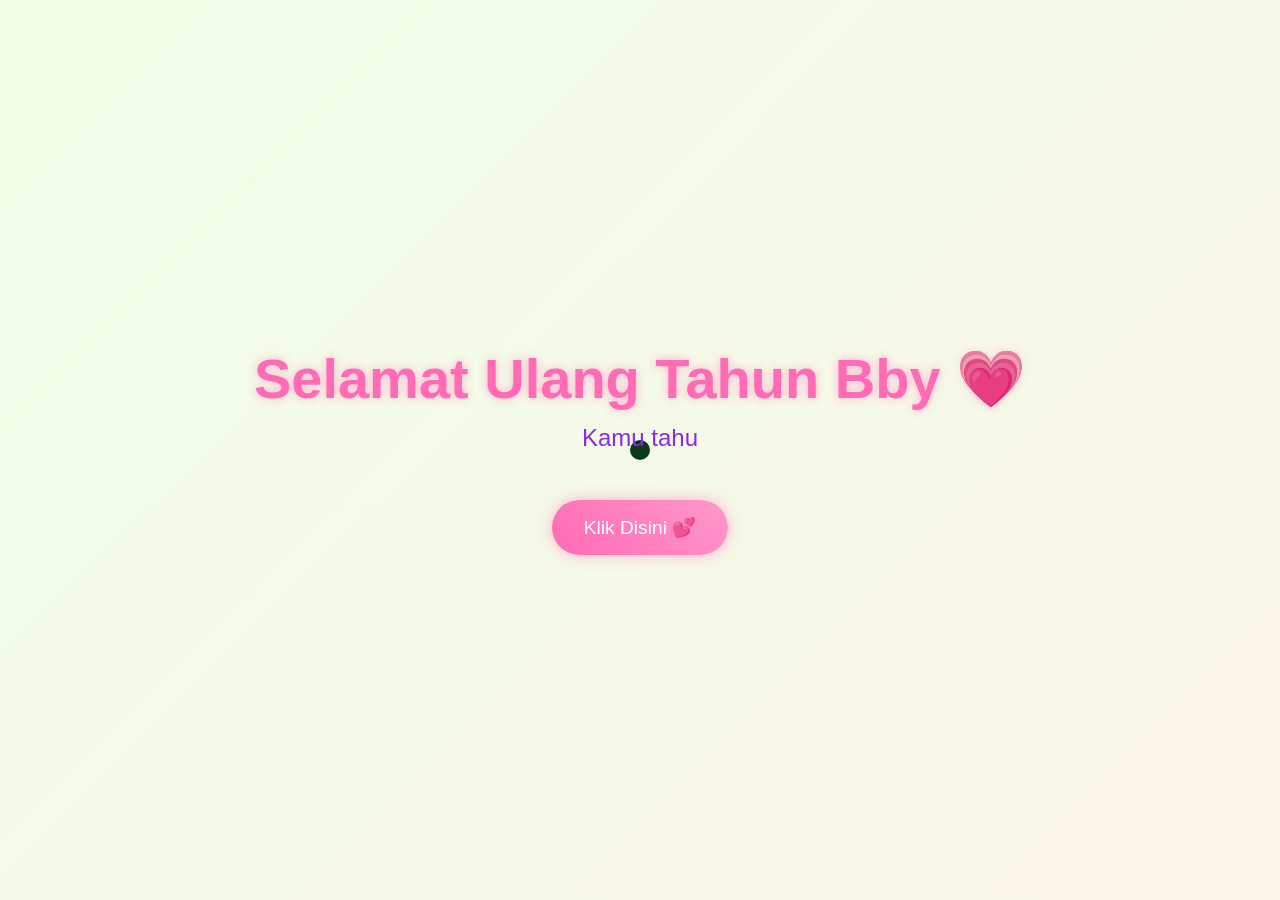
<file: index.html>
<!DOCTYPE html>
<html lang="en">
<head>
    <meta charset="UTF-8">
    <meta name="viewport" content="width=device-width, initial-scale=1.0">
    <title>Happy Birthday</title>
    <script src="https://cdnjs.cloudflare.com/ajax/libs/gsap/3.12.2/gsap.min.js"></script>
    <link rel="stylesheet" href="style.css">
    
</head>
<body>
    <div class="cursor"></div>
    <div class="container">
        <h1>Selamat Ulang Tahun Bby 💗</h1>
        <div class="greeting"></div>
        <button class="cta-button">Klik Disini 💕</button>
    </div>

    <script src="script.js">
        
    </script>
</body>
</html>
</file>
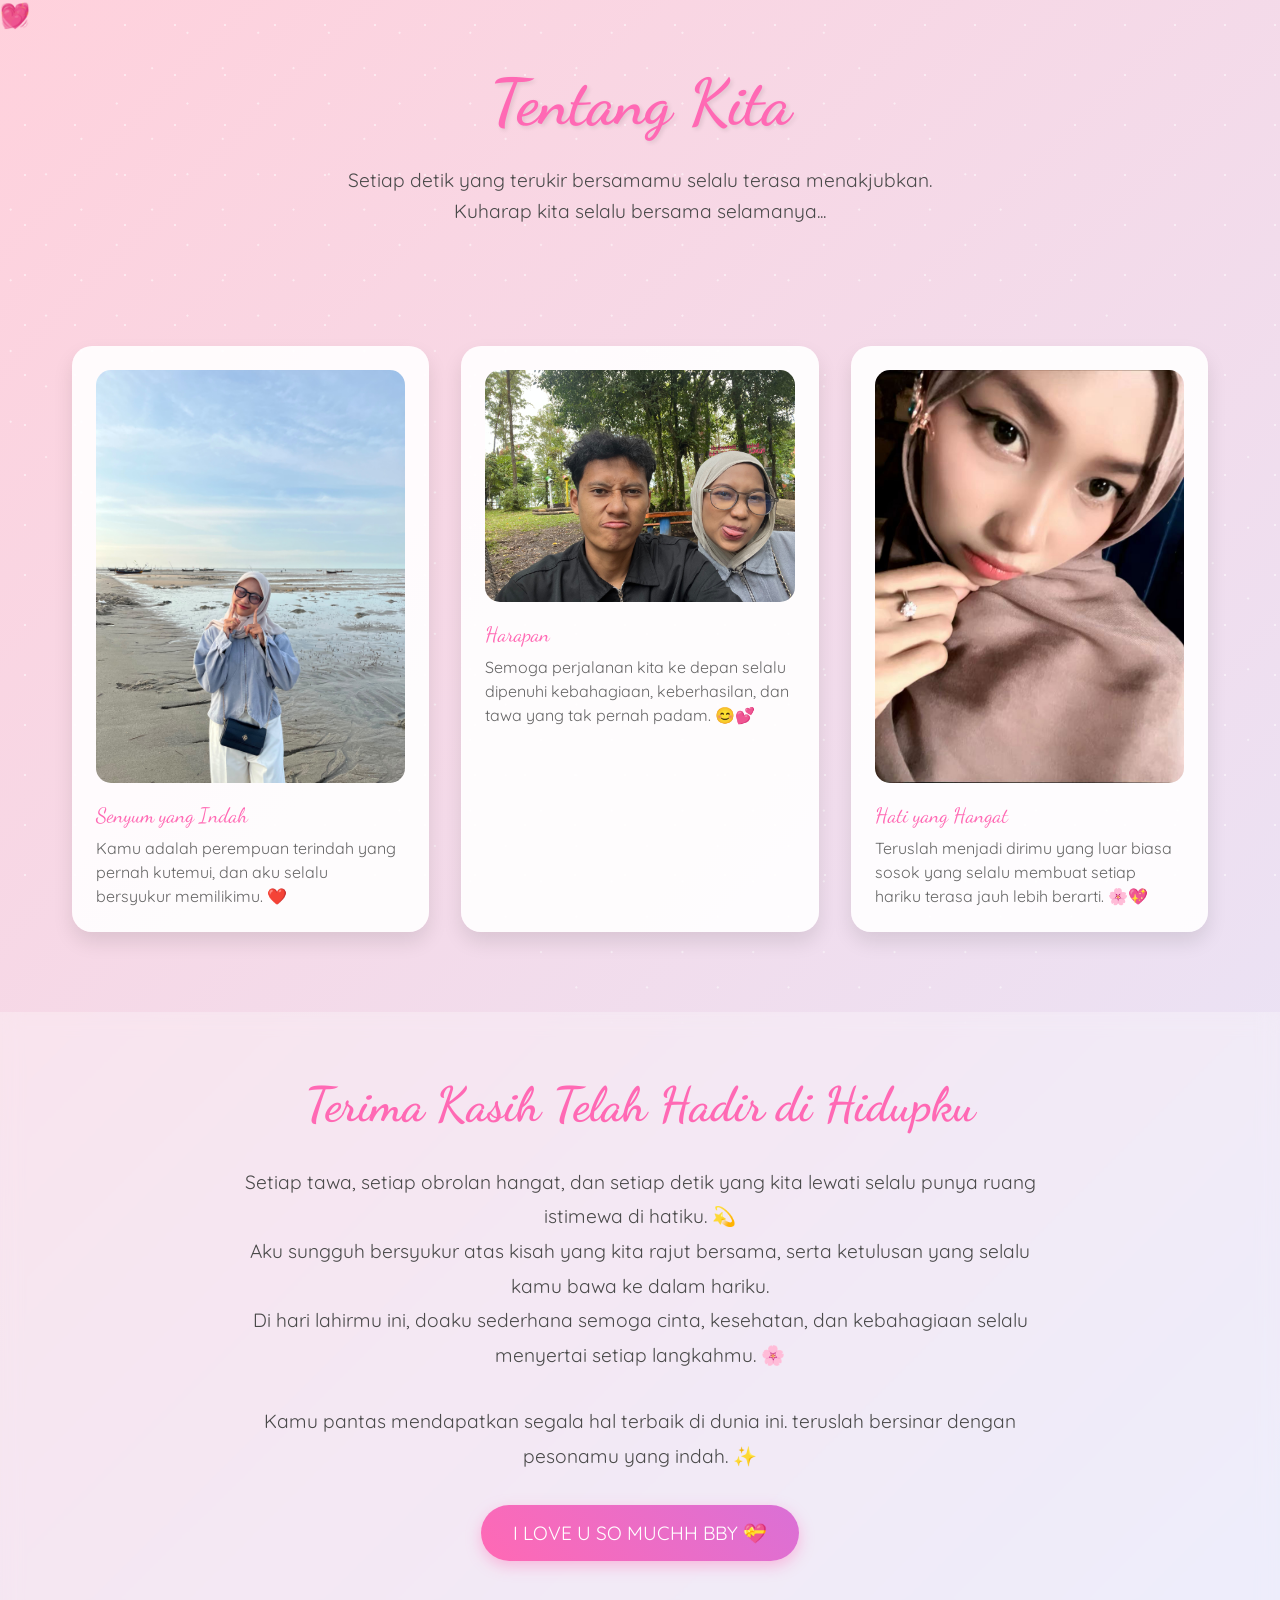
<file: last.html>
<!DOCTYPE html>
<html lang="en">

<head>
    <meta charset="UTF-8">
    <meta name="viewport" content="width=device-width, initial-scale=1.0">
    <title>Jejak Indah Cerita Kita</title>
    <style>
        @import url('https://fonts.googleapis.com/css2?family=Dancing+Script:wght@700&family=Quicksand:wght@300;400;500;600&display=swap');

        * {
            margin: 0;
            padding: 0;
            box-sizing: border-box;
        }

        body {
            min-height: 100vh;
            background: linear-gradient(135deg,
                    #ffd1dc 0%,
                    #e6e6fa 25%,
                    #ffefd5 50%,
                    #e6e6fa 75%,
                    #ffd1dc 100%);
            background-size: 400% 400%;
            animation: gradientFlow 15s ease infinite;
            font-family: 'Quicksand', sans-serif;
            overflow-x: hidden;
            color: #4a4a4a;
        }

        @keyframes gradientFlow {
            0% {
                background-position: 0% 50%;
            }

            50% {
                background-position: 100% 50%;
            }

            100% {
                background-position: 0% 50%;
            }
        }

        /* Enhanced Sparkle Effect */
        .magic-sparkles {
            position: fixed;
            top: 0;
            left: 0;
            width: 100%;
            height: 100%;
            pointer-events: none;
            z-index: 1;
        }

        .sparkle {
            position: absolute;
            width: 6px;
            height: 6px;
            border-radius: 50%;
            background-color: white;
            animation: twinkle var(--duration, 4s) ease-in-out infinite;
            opacity: 0;
        }

        @keyframes twinkle {

            0%,
            100% {
                opacity: 0;
                transform: scale(0.5);
            }

            50% {
                opacity: 0.8;
                transform: scale(1);
            }
        }

        /* Generate 50 sparkles with different positions and animations */
        .magic-sparkles::before,
        .magic-sparkles::after {
            content: '';
            position: absolute;
            width: 100%;
            height: 100%;
            background-image: radial-gradient(circle, white 1px, transparent 1px);
            background-size: 50px 50px;
            animation: sparkleLayer 8s linear infinite;
            opacity: 0.5;
        }

        .magic-sparkles::after {
            animation-delay: -4s;
            transform: rotate(45deg);
        }

        @keyframes sparkleLayer {
            0% {
                transform: translateY(0);
            }

            100% {
                transform: translateY(-50px);
            }
        }

        /* Floating Hearts */
        .floating-hearts {
            position: fixed;
            width: 100%;
            height: 100%;
            pointer-events: none;
            z-index: 2;
        }

        .heart {
            position: absolute;
            font-size: 1.5rem;
            color: rgba(255, 105, 180, 0.6);
            animation: floatHeart var(--float-duration, 6s) ease-in-out infinite;
            animation-delay: var(--delay, 0s);
        }

        @keyframes floatHeart {
            0% {
                transform: translate(0, 100vh) rotate(0deg);
            }

            100% {
                transform: translate(var(--translate-x, 0), -100vh) rotate(360deg);
            }
        }

        /* Welcome Section */
        .welcome {
            text-align: center;
            padding: 4rem 2rem;
            position: relative;
            z-index: 3;
        }

        .welcome h1 {
            font-family: 'Dancing Script', cursive;
            font-size: 4rem;
            color: #ff69b4;
            text-shadow: 2px 2px 4px rgba(0, 0, 0, 0.1);
            animation: fadeInScale 2s ease;
        }

        .welcome p {
            font-size: 1.2rem;
            max-width: 600px;
            margin: 1.5rem auto;
            line-height: 1.6;
            animation: fadeIn 2s ease 0.5s both;
        }

        /* Enhanced Memory Cards */
        .memory-container {
            max-width: 1200px;
            margin: 0 auto;
            padding: 2rem;
            display: grid;
            grid-template-columns: repeat(auto-fit, minmax(300px, 1fr));
            gap: 2rem;
            z-index: 3;
            position: relative;
        }

        .memory-card {
            background: rgba(255, 255, 255, 0.9);
            border-radius: 20px;
            padding: 1.5rem;
            box-shadow: 0 10px 20px rgba(0, 0, 0, 0.1);
            transition: all 0.5s cubic-bezier(0.4, 0, 0.2, 1);
            position: relative;
            overflow: hidden;
        }

        .memory-card:hover {
            transform: translateY(-10px) scale(1.02);
            box-shadow: 0 15px 30px rgba(0, 0, 0, 0.15);
        }

        .memory-card::before {
            content: '';
            position: absolute;
            top: 0;
            left: 0;
            width: 100%;
            height: 100%;
            background: linear-gradient(45deg, transparent, rgba(255, 255, 255, 0.4), transparent);
            transform: translateX(-100%);
            transition: 0.5s;
        }

        .memory-card:hover::before {
            transform: translateX(100%);
        }

        .memory-img {
            width: 100%;
            height: auto;
            max-height: 450px;
            object-fit: contain;
            border-radius: 15px;
            margin-bottom: 1rem;
            transition: transform 0.5s ease;
        }

        .memory-card:hover .memory-img {
            transform: scale(1.05);
        }

        .memory-date {
            font-family: 'Dancing Script', cursive;
            color: #ff69b4;
            font-size: 1.3rem;
            margin-bottom: 0.5rem;
        }

        .memory-caption {
            font-size: 1rem;
            line-height: 1.5;
            color: #666;
        }

        /* Final Message Section */
        .final-message {
            text-align: center;
            padding: 4rem 2rem;
            background: rgba(255, 255, 255, 0.3);
            backdrop-filter: blur(10px);
            margin-top: 3rem;
            position: relative;
            z-index: 3;
        }

        .final-message h2 {
            font-family: 'Dancing Script', cursive;
            font-size: 3rem;
            color: #ff69b4;
            margin-bottom: 2rem;
            animation: heartbeat 2s infinite;
        }

        @keyframes heartbeat {

            0%,
            100% {
                transform: scale(1);
            }

            50% {
                transform: scale(1.1);
            }
        }

        .final-message p {
            font-size: 1.2rem;
            max-width: 800px;
            margin: 0 auto 2rem;
            line-height: 1.8;
        }

        .goodbye-btn {
            display: inline-block;
            padding: 1rem 2rem;
            font-size: 1.2rem;
            background: linear-gradient(45deg, #ff69b4, #da70d6);
            color: white;
            border: none;
            border-radius: 50px;
            cursor: pointer;
            text-decoration: none;
            transition: all 0.3s ease;
            box-shadow: 0 5px 15px rgba(255, 105, 180, 0.4);
            animation: float 3s infinite ease-in-out;
        }

        .goodbye-btn:hover {
            transform: translateY(-5px);
            box-shadow: 0 8px 20px rgba(255, 105, 180, 0.6);
        }

        @keyframes float {

            0%,
            100% {
                transform: translateY(0);
            }

            50% {
                transform: translateY(-10px);
            }
        }

        /* Animations */
        @keyframes fadeInScale {
            0% {
                opacity: 0;
                transform: scale(0.8);
            }

            100% {
                opacity: 1;
                transform: scale(1);
            }
        }

        @keyframes fadeIn {
            0% {
                opacity: 0;
            }

            100% {
                opacity: 1;
            }
        }

        /* Generate Hearts */
        .js-generate-hearts {
            position: fixed;
            width: 100%;
            height: 100%;
            pointer-events: none;
            z-index: 2;
        }

        /* Custom Scrollbar */
        ::-webkit-scrollbar {
            width: 12px;
        }

        ::-webkit-scrollbar-track {
            background: rgba(255, 255, 255, 0.4);
        }

        ::-webkit-scrollbar-thumb {
            background: linear-gradient(45deg, #ff69b4, #da70d6);
            border-radius: 6px;
        }

        /* Responsive Design */
        @media (max-width: 768px) {
            .welcome h1 {
                font-size: 3rem;
            }

            .memory-container {
                grid-template-columns: 1fr;
            }

            .final-message h2 {
                font-size: 2.5rem;
            }
        }
    </style>
</head>

<body>
    <div class="magic-sparkles"></div>
    <div class="floating-hearts">
        <div class="heart" style="--float-duration: 6s; --delay: 0s; --translate-x: 20px;">💝</div>
        <div class="heart" style="--float-duration: 8s; --delay: 1s; --translate-x: -30px;">💖</div>
        <div class="heart" style="--float-duration: 7s; --delay: 2s; --translate-x: 40px;">💗</div>
        <div class="heart" style="--float-duration: 9s; --delay: 3s; --translate-x: -20px;">💓</div>
        <div class="heart" style="--float-duration: 5s; --delay: 4s; --translate-x: 30px;">💕</div>
    </div>

    <section class="welcome">
        <h1>Tentang Kita</h1>
        <p>Setiap detik yang terukir bersamamu selalu terasa menakjubkan. Kuharap kita selalu bersama selamanya...</p>
    </section>

    <div class="memory-container">
        <div class="memory-card">
            <img src="./d1.jpeg" alt="Senyumanmu" class="memory-img">
            <div class="memory-date">Senyum yang Indah</div>
            <div class="memory-caption">Kamu adalah perempuan terindah yang pernah kutemui, dan aku selalu bersyukur memilikimu. ❤️</div>
        </div>
        <div class="memory-card">
            <img src="./d2.jpeg" alt="Kebersamaan Kita" class="memory-img">
            <div class="memory-date">Harapan</div>
            <div class="memory-caption">Semoga perjalanan kita ke depan selalu dipenuhi kebahagiaan, keberhasilan, dan tawa yang tak pernah padam. 😊💕</div>
        </div>
        <div class="memory-card">
            <img src="./d3.jpeg" alt="Jiwamu yang Indah" class="memory-img">
            <div class="memory-date">Hati yang Hangat</div>
            <div class="memory-caption">Teruslah menjadi dirimu yang luar biasa sosok yang selalu membuat setiap hariku terasa jauh lebih berarti. 🌸💖</div>
        </div>
    </div>

    <section class="final-message">
        <h2>Terima Kasih Telah Hadir di Hidupku</h2>
        <p>Setiap tawa, setiap obrolan hangat, dan setiap detik yang kita lewati selalu punya ruang istimewa di hatiku. 💫<br>
            Aku sungguh bersyukur atas kisah yang kita rajut bersama, serta ketulusan yang selalu kamu bawa ke dalam hariku.<br>
            Di hari lahirmu ini, doaku sederhana semoga cinta, kesehatan, dan kebahagiaan selalu menyertai setiap langkahmu. 🌸</p>
        <p>Kamu pantas mendapatkan segala hal terbaik di dunia ini. teruslah bersinar dengan pesonamu yang indah. ✨</p>
        <a href="#" class="goodbye-btn">I LOVE U SO MUCHH BBY 💝</a>
    </section>
</body>

</html>
</file>
<file: style.css>
* {
    margin: 0;
    padding: 0;
    box-sizing: border-box;
    cursor: none;
}

body {
    min-height: 100vh;
    display: flex;
    flex-direction: column;
    align-items: center;
    justify-content: center;
    background: linear-gradient(-45deg, #fee9f7, #e8f5fe, #fef2e8, #f0ffe8);
    background-size: 400% 400%;
    animation: gradientBG 15s ease infinite;
    font-family: 'Arial Rounded MT Bold', Arial, sans-serif;
    overflow: hidden;
    position: relative;
}

.cursor {
    width: 20px;
    height: 20px;
    background: pink;
    border-radius: 50%;
    position: fixed;
    pointer-events: none;
    mix-blend-mode: difference;
    transition: transform 0.2s;
}

@media (hover: none) and (pointer: coarse) {
    .cursor {
        display: none !important;
    }
    * {
        cursor: auto !important;
    }
}

.container {
    text-align: center;
    z-index: 1;
}

h1 {
    font-size: 3.5rem;
    color: #ff69b4;
    text-shadow: 0 0 10px rgba(255, 105, 180, 0.5);
    margin-bottom: 2rem;
    opacity: 0;
}

.greeting {
    font-size: 1.5rem;
    color: #8a2be2;
    margin-bottom: 3rem;
    min-height: 2em;
}

.cta-button {
    padding: 1rem 2rem;
    font-size: 1.2rem;
    background: linear-gradient(45deg, #ff69b4, #ff99cc);
    border: none;
    border-radius: 50px;
    color: white;
    cursor: pointer;
    box-shadow: 0 0 15px rgba(255, 105, 180, 0.5);
    transition: transform 0.3s, box-shadow 0.3s;
    opacity: 0;
}

.cta-button:hover {
    transform: scale(1.1);
    box-shadow: 0 0 25px rgba(255, 105, 180, 0.7);
}

.floating {
    position: absolute;
    pointer-events: none;
    opacity: 0;
}

@keyframes gradientBG {
    0% { background-position: 0% 50%; }
    50% { background-position: 100% 50%; }
    100% { background-position: 0% 50%; }
}

@media (max-width: 768px) {
    h1 { font-size: 2rem; }
    .greeting { font-size: 1.2rem; }
    .cta-button { font-size: 1rem; }
}
</file>
